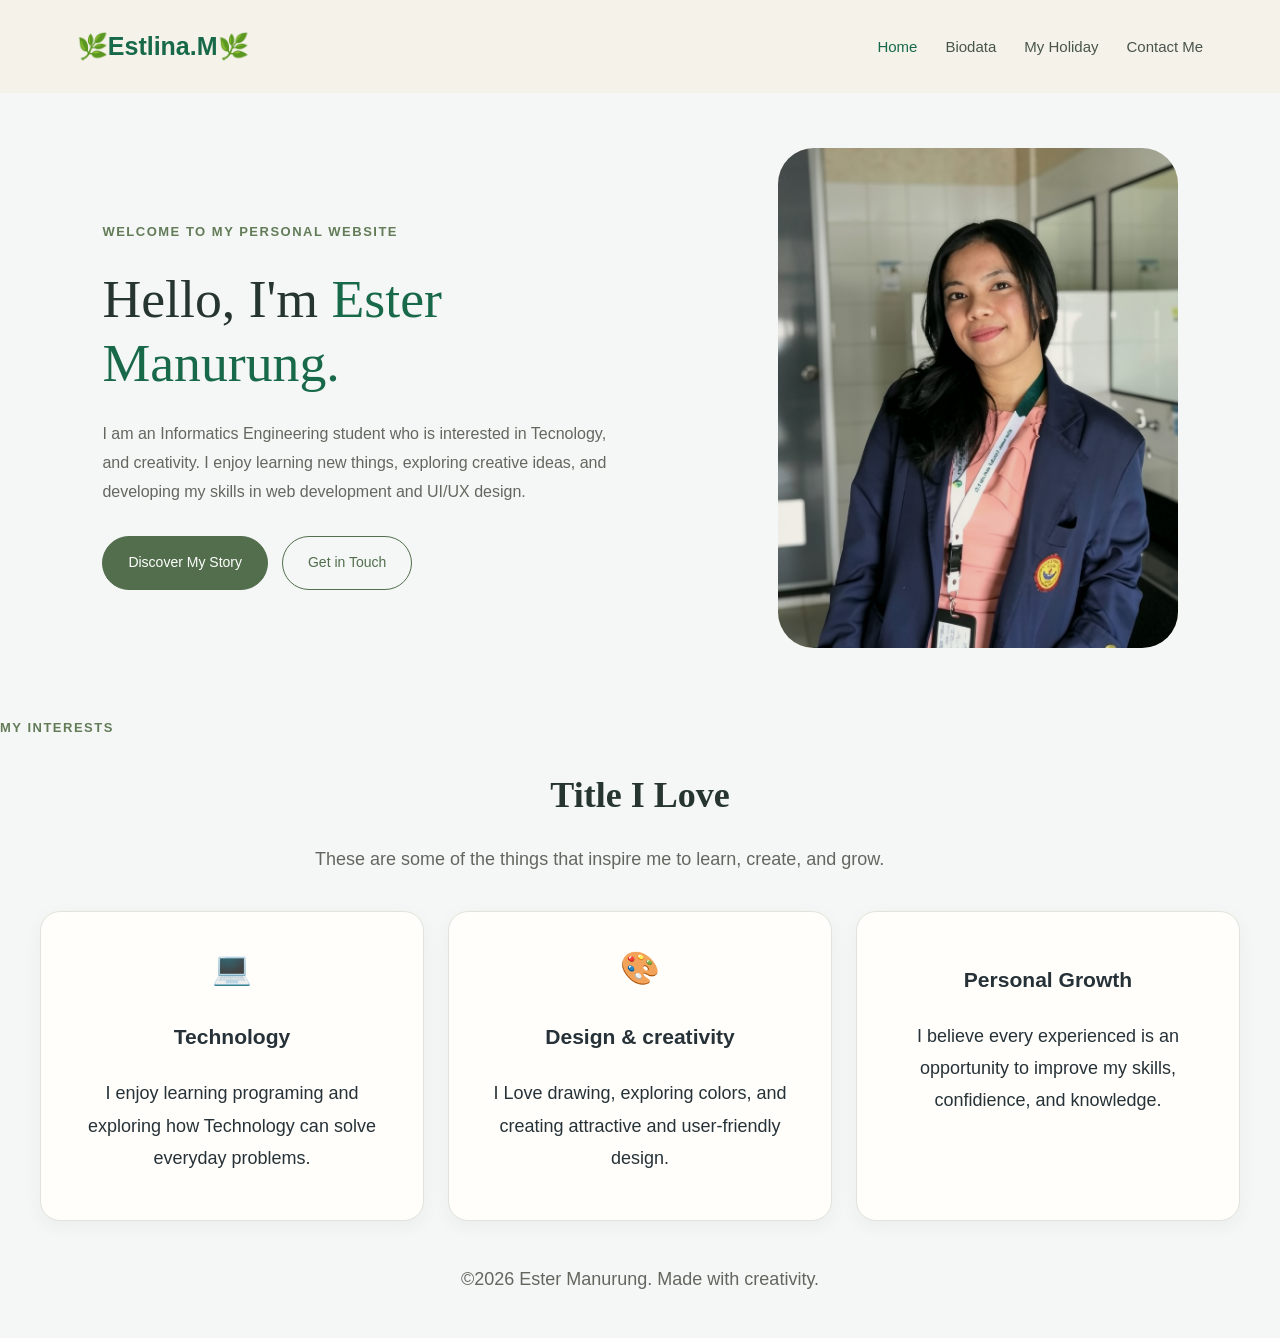
<file: Index.html>
<!DOCTYPE html>
<html>
    <head>
        <meta charset="UTF-8"> 
        <meta name="viewport" content="width=device-width, initial-scale=1.0"> 
        <title>Home | Ester Manurung Personal Website</title> 
        <link rel="stylesheet" href="style.css"> 

    </head>
    <body>

       
        <header>
            <a href="Index.html" class="logo">🌿Estlina.M🌿</a>
            <nav aria-label="Main navigation">
                <ul>
                    <li>
                        <a href="Index.html" class="active">Home</a>
                    
                    </li>
                    <li>
                        <a href="biodata.html">Biodata</a>
                    </li>
                    <li>
                        <a href="myHoliday.html">My Holiday</a>
                    </li>
                    <li>
                        <a href="contact.html">Contact Me</a>
                    </li>
                </ul>
                
            </nav>

        </header>

        <main>
            <section class="hero">
                <div class="hero-content">
                    <p class="eyebrow">WELCOME TO MY PERSONAL WEBSITE</p>
                    <h1>
                        Hello, I'm <span> Ester Manurung.</span>

                    </h1>

                    <p class="hero-description">
                        I am an Informatics Engineering student who is interested in Tecnology, and creativity.
                        I enjoy learning new things, exploring creative ideas,
                        and developing my skills in web development and UI/UX design.
                    </p>

                    <div class="hero-buttons">
                        <a href="biodata.html" class="btn btn-primary">
                            Discover My Story
                        </a>

                        <a href="contact.html" class="btn btn-secondary">
                            Get in Touch
                        </a>
                        
                    </div>
                </div>

                <div class="hero-image">
                    <img
                    src="Cuplikan layar 2026-10-16 091651.png"
                    alt="Portrait of Estlina Manurung"
                    width="500"
                    height="500">

                </div>


            </section>


            <section class="interests" aria-labelledby="interests-title">
                <p class="eyebrow"> MY INTERESTS</p>

                <h2 id="interests-title">Title I Love</h2>
                <p class="section-description">
                    These are some of the things that inspire me to learn,
                    create, and grow.
                </p>
                <div class="interest-grid">

            

                <article class="interest-card">
                    <div class="interest-icon" aria-hidden="true">
                       💻 
                    </div>

                    <h3>Technology</h3>
                    <p>
                        I enjoy learning programing and exploring how 
                        Technology can solve everyday problems.
                    </p>

                </article>

                <article class="interest-card">
                <div class="interest-icon" aria-hidden="true">
                      🎨  
                    </div>
                    <h3>Design & creativity</h3>
                    <p>
                        I Love drawing, exploring colors, and creating
                        attractive and user-friendly design.
                    </p>

</article>

        <article class="interest-card">
            <div class="interest-icon" aria-hidden="true">
            </div>
            <h3>Personal Growth</h3>
            <p>
                I believe every experienced is an opportunity 
                to improve my skills, confidience, and knowledge.
            </p>
        </article>
        </div>
            

            </section>
        </main>

        <footer>
            <p>&copy;2026 Ester Manurung. Made with creativity.</p>
        </footer>

       </body>
       </html>
</file>
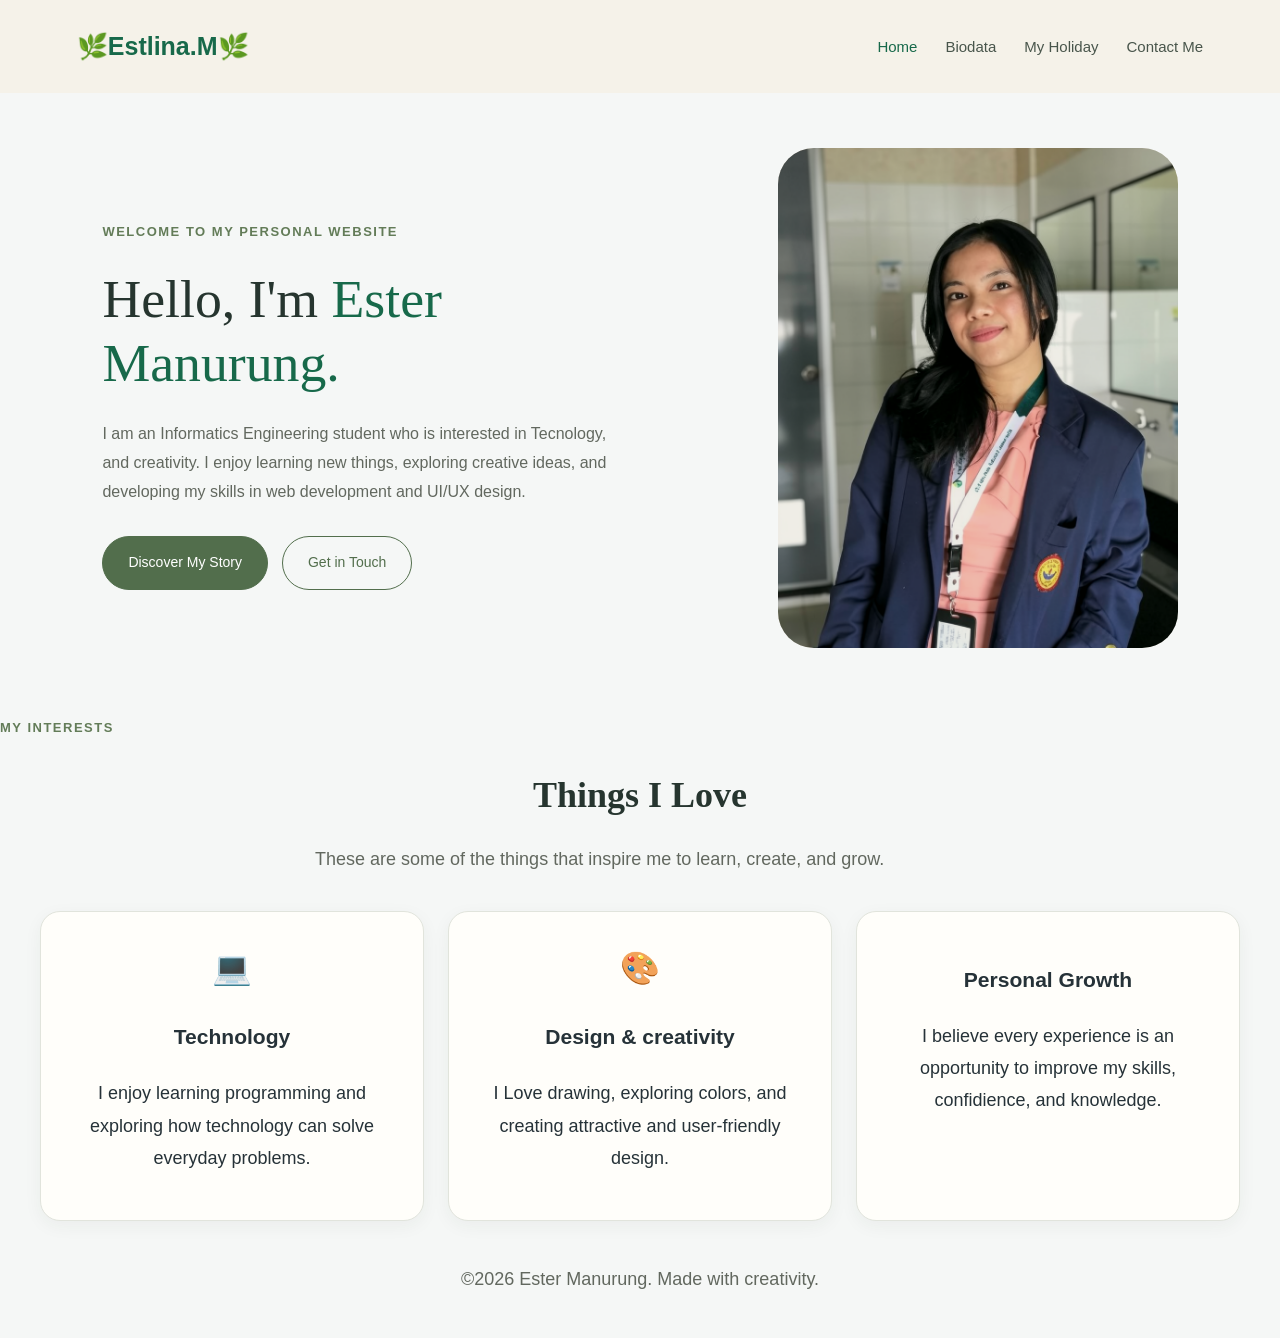
<file: index.html>
<!DOCTYPE html>
<html>
    <head>
        <meta charset="UTF-8"> 
        <meta name="viewport" content="width=device-width, initial-scale=1.0"> 
        <title>Home | Ester Manurung Personal Website</title> 
        <link rel="stylesheet" href="style.css"> 

    </head>
    <body>

       
        <header>
            <a href="Index.html" class="logo">🌿Estlina.M🌿</a>
            <nav aria-label="Main navigation">
                <ul>
                    <li>
                        <a href="Index.html" class="active">Home</a>
                    
                    </li>
                    <li>
                        <a href="biodata.html">Biodata</a>
                    </li>
                    <li>
                        <a href="myHoliday.html">My Holiday</a>
                    </li>
                    <li>
                        <a href="contact.html">Contact Me</a>
                    </li>
                </ul>
                
            </nav>

        </header>

        <main>
            <section class="hero">
                <div class="hero-content">
                    <p class="eyebrow">WELCOME TO MY PERSONAL WEBSITE</p>
                    <h1>
                        Hello, I'm <span> Ester Manurung.</span>

                    </h1>

                    <p class="hero-description">
                        I am an Informatics Engineering student who is interested in Tecnology, and creativity.
                        I enjoy learning new things, exploring creative ideas,
                        and developing my skills in web development and UI/UX design.
                    </p>

                    <div class="hero-buttons">
                        <a href="biodata.html" class="btn btn-primary">
                            Discover My Story
                        </a>

                        <a href="contact.html" class="btn btn-secondary">
                            Get in Touch
                        </a>
                        
                    </div>
                </div>

                <div class="hero-image">
                    <img
                    src="Cuplikan layar 2026-10-16 091651.png"
                    alt="Portrait of Estlina Manurung"
                    width="500"
                    height="500">

                </div>


            </section>


            <section class="interests" aria-labelledby="interests-title">
                <p class="eyebrow"> MY INTERESTS</p>

                <h2 id="interests-title">Things I Love</h2>
                <p class="section-description">
                    These are some of the things that inspire me to learn,
                    create, and grow.
                </p>
                <div class="interest-grid">

            

                <article class="interest-card">
                    <div class="interest-icon" aria-hidden="true">
                       💻 
                    </div>

                    <h3>Technology</h3>
                    <p>
                        I enjoy learning programming and exploring how 
                        technology can solve everyday problems.
                    </p>

                </article>

                <article class="interest-card">
                <div class="interest-icon" aria-hidden="true">
                      🎨  
                    </div>
                    <h3>Design & creativity</h3>
                    <p>
                        I Love drawing, exploring colors, and creating
                        attractive and user-friendly design.
                    </p>

</article>

        <article class="interest-card">
            <div class="interest-icon" aria-hidden="true">
            </div>
            <h3>Personal Growth</h3>
            <p>
                I believe every experience is an opportunity 
                to improve my skills, confidience, and knowledge.
            </p>
        </article>
        </div>
            

            </section>
        </main>

        <footer>
            <p>&copy;2026 Ester Manurung. Made with creativity.</p>
        </footer>

       </body>
       </html>
</file>
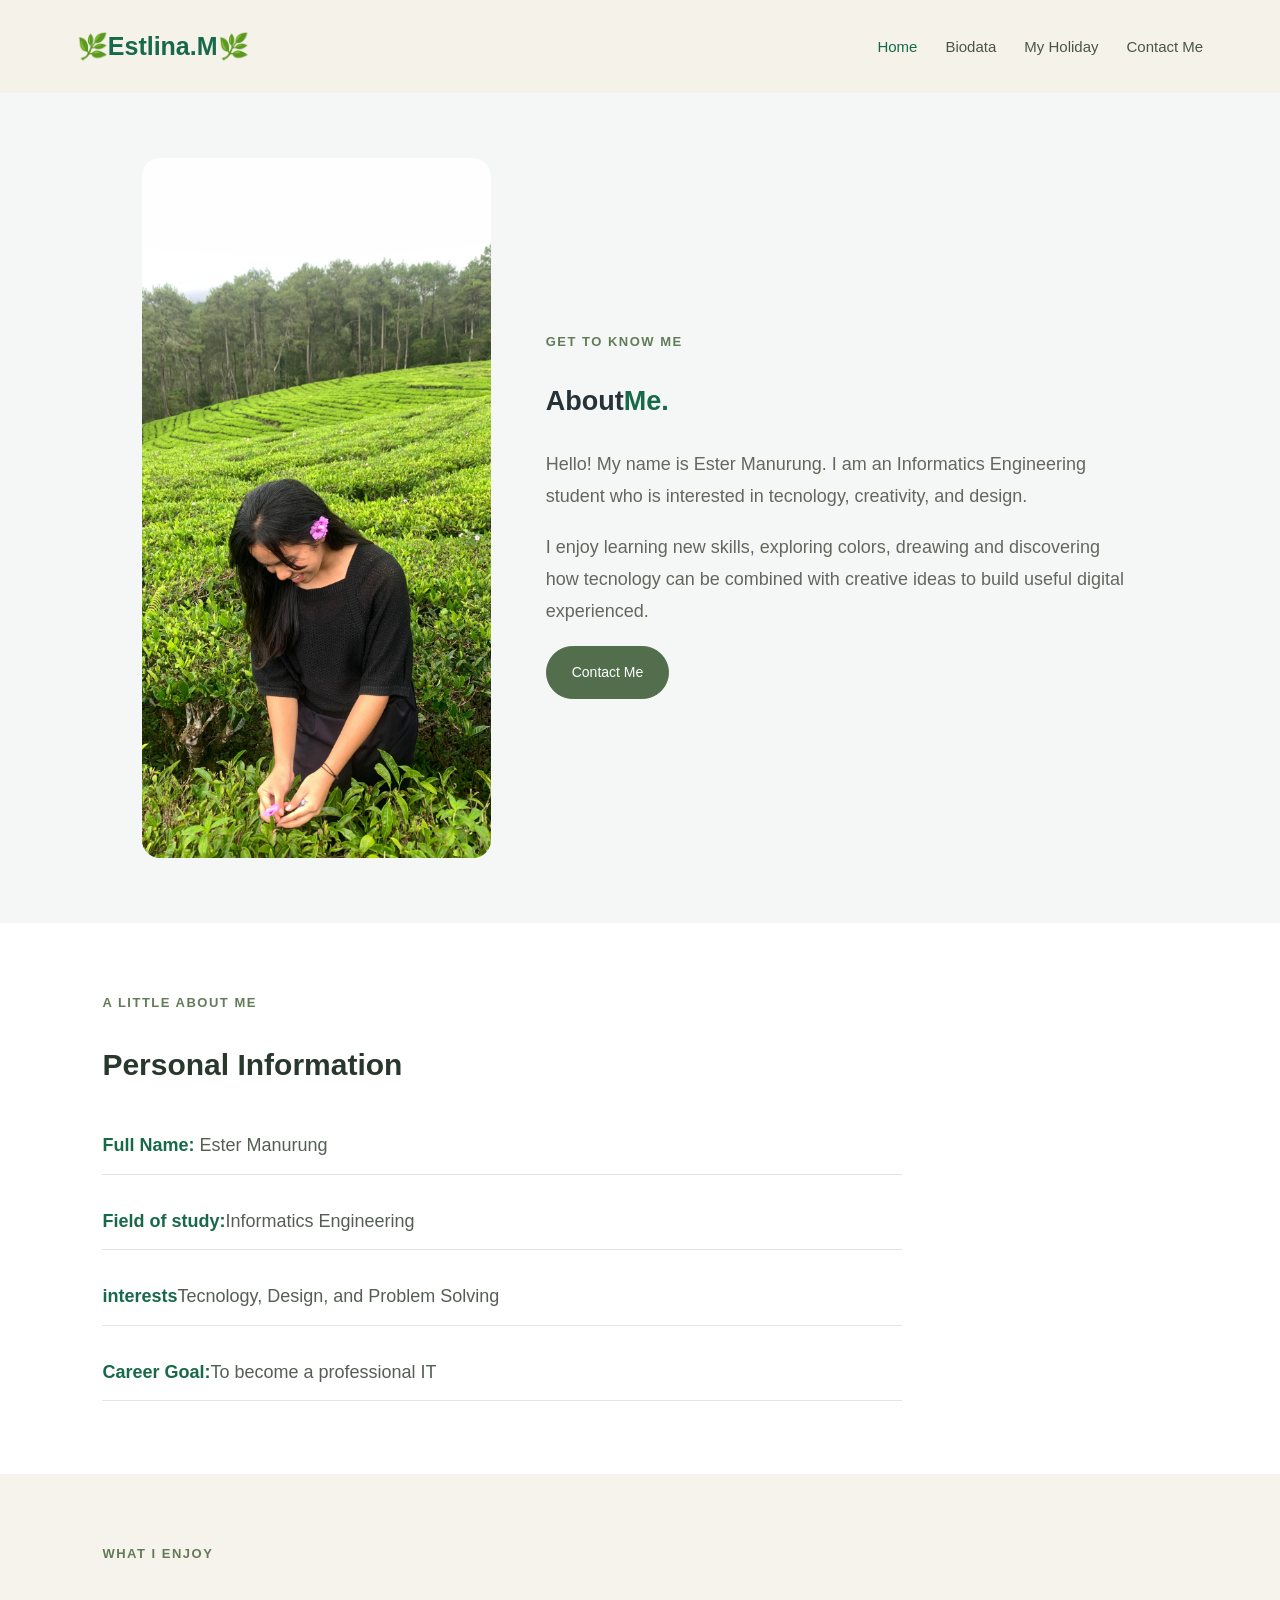
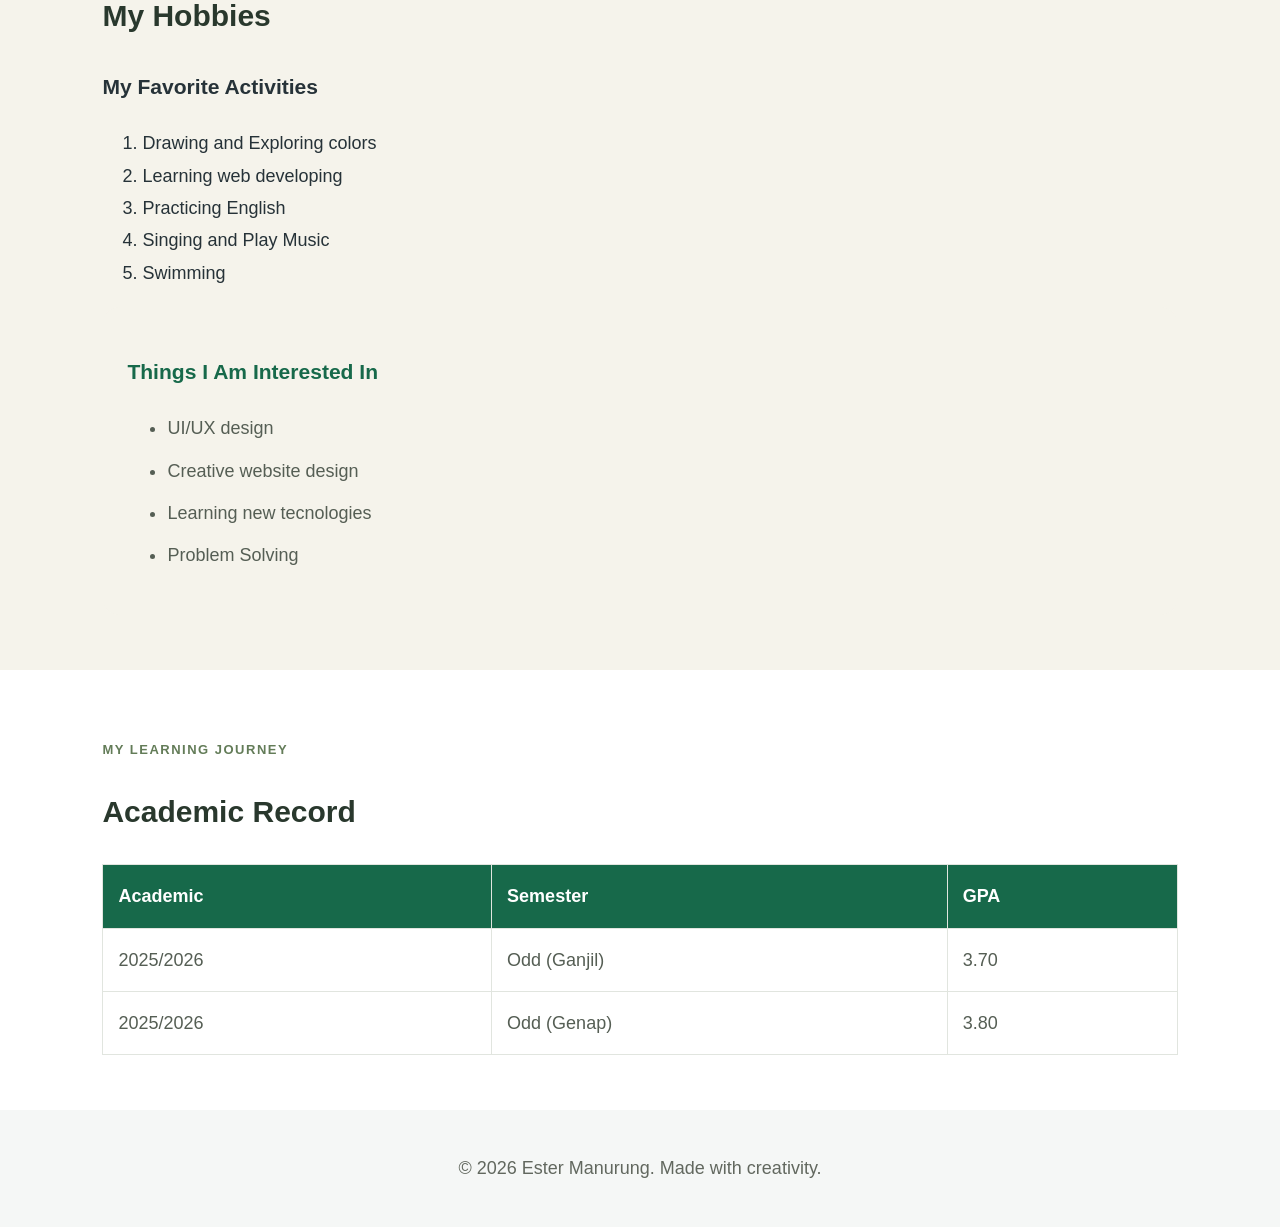
<file: biodata.html>
<!DOCTYPE html>
<html>
    <head>
        <meta charset="UTF-8"> 
        <meta name="viewport" content="width=device-width, initial-scale=1.0"> 
        <title>Biodata | Ester Manurung </title> 
        <link rel="stylesheet" href="style.css"> 

    </head>
    <body>

       
        <header>
            <a href="Index.html" class="logo">🌿Estlina.M🌿</a>
            <nav aria-label="Main navigation">
                <ul>
                    <li>
                        <a href="Index.html" class="active">Home</a>
                    
                    </li>
                    <li>
                        <a href="biodata.html">Biodata</a>
                    </li>
                    <li>
                        <a href="myHoliday.html">My Holiday</a>
                    </li>
                    <li>
                        <a href="contact.html">Contact Me</a>
                    </li>
                </ul>
                
            </nav>

        </header>

        <main>
            <section class="biodata-hero">
                
                <div class="biodata-photo">
                    <img
                        src="IMG-20260103-WA0266.jpg"
                        alt="Portrait of Ester Manurung"
                        width="500"
                        height="700">
                        
                        </div>


            <div class="biodata-intro">
                <p class="eyebrow"> GET TO KNOW ME</p>

                <h1>About<span>Me.</span></h1>
                <p>
                    Hello! My name is Ester Manurung. I am an
                    Informatics Engineering student who is interested
                    in tecnology, creativity, and design.

                </p>

                <p> I enjoy learning new skills, exploring colors, dreawing
                    and discovering how tecnology can be combined with creative
                    ideas to build useful digital experienced.
                </p>

                <a href="contact.html" class="btn btn-primary">
                    Contact Me
                </a>
                </div>
            </section>

            <section class="biodata-details">
                <p class="eyebrow">A LITTLE ABOUT ME</p>
                <h2>Personal Information</h2>
                <div class="biodata-info">
                    <p><strong>Full Name:</strong> Ester Manurung</p>
                    <p><strong>Field of study:</strong>Informatics Engineering</p>
                    <p><strong>interests</strong>Tecnology, Design, and Problem Solving</p>
                    <p><strong>Career Goal:</strong>To become a professional IT</p>
                </div>
            </section>
            <section class="biodata-details alt-bg">
                <p class="eyebrow">WHAT I ENJOY</p>
                <h2>My Hobbies</h2>

                <div class="hobby-colums">
                    <div clas="hobby-card">
                        <h3>My Favorite Activities</h3>
                        <ol>
                            <li>Drawing and Exploring colors</li>
                            <li>Learning web developing</li>
                            <li>Practicing English</li>
                            <li>Singing and Play Music</li>
                            <li>Swimming</li>
                        </ol>
                    </div>
                    <div class="hobby-card">
                        <h3>Things I Am Interested In</h3>
                        <ul>
                        <li>UI/UX design</li>
                        <li>Creative website design</li>
                        <li>Learning new tecnologies</li>
                        <li>Problem Solving</li>
                        </ul>
                    </div>
                </div>
            </section>
                

                <section class="biodata-details">
                    <p class="eyebrow"> MY LEARNING JOURNEY</p>
    
                    <h2>Academic Record</h2>

                <div class="table-wraper">
                    <table>
                        <thead>
                        <tr>
                            <th>Academic</th>
                            <th>Semester</th>
                            <th>GPA</th>
                        </tr>
                        </thead>
                        <tbody>
                            <tr>
                                <td>2025/2026</td>
                                <td>Odd (Ganjil)</td>
                                <td>3.70</td>
                            </tr>
                            <tr>
                                <td>2025/2026</td>
                                <td>Odd (Genap)</td>
                                <td>3.80</td>
                            </tr>
                        </tbody>
                    </table>
                </div>
                </section>
                </main>
                <footer>
                    <p>&copy; 2026 Ester Manurung. Made with creativity.</p>
                </footer>
                </body>
                </html>
</file>
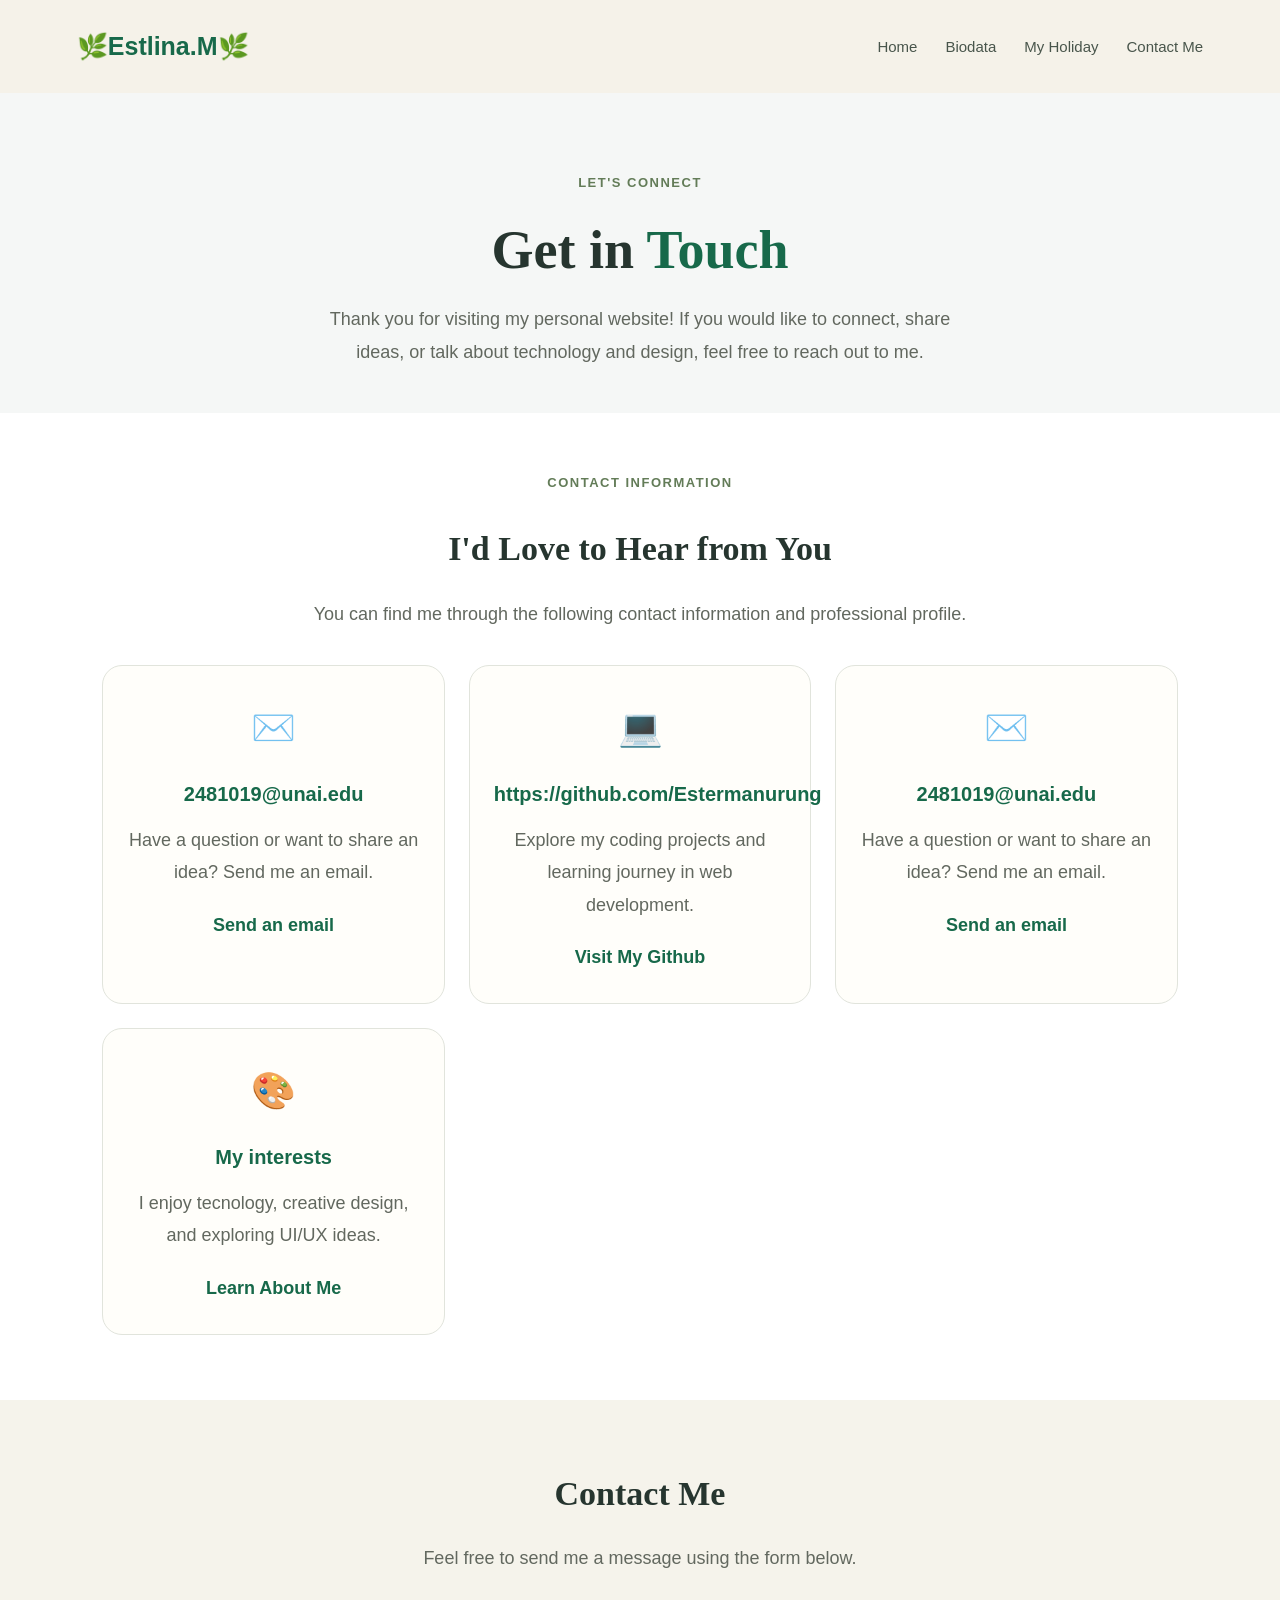
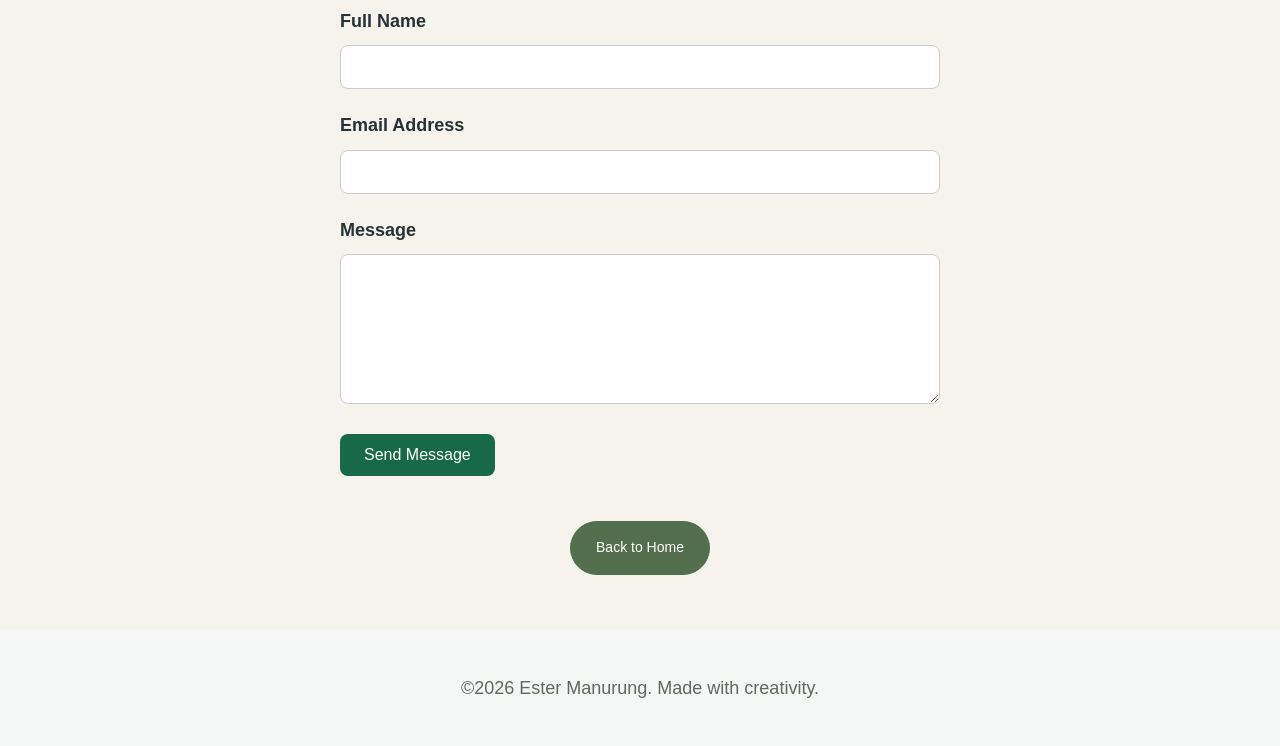
<file: contact.html>
<!DOCTYPE html>
<html lang="en">
<head>
    <meta charset="UTF-8">
    <meta name="viewport" content="width=device-width, initial-scale=1.0">
    <title>Contact Me | Ester Manurung</title>
    <link rel="stylesheet" href="style.css">
</head>
<body>

    <header>
        <a href="Index.html" class="logo">🌿Estlina.M🌿</a>
        <nav aria-label="Main navigation">
            <ul>
                <li><a href="Index.html">Home</a></li>
                <li>
                        <a href="biodata.html">Biodata</a>
                    </li>
                    <li>
                        <a href="myHoliday.html">My Holiday</a>
                    </li>
                    <li>
                        <a href="contact.html">Contact Me</a>
                    </li>
                </ul>
                
            </nav>

        </header>

        <main>
            <section class="contact-hero">
                
                    <p class="eyebrow">LET'S CONNECT</p>
                    <h1>
                        Get in <span> Touch</span>

                    </h1>

                    <p>
                       Thank you for visiting my personal website!
                If you would like to connect, share ideas,
                or talk about technology and design, feel free
                to reach out to me.
                    </p>
                    </section>
                    <section class="contact-section">
                        <div class="contact-heading">
                            
                        <p class="eyebrow">CONTACT INFORMATION

                        </p>
                        <h2>I'd Love to Hear from You</h2>

                        <p>
                            You can find me through the following
                            contact information and professional profile.
                        </p>
                        </div>


                        <div class="contact-grid">

                            <article class="contact-card">
                                <div class="contact-icon" aria-hidden="true">
                                   ✉️  
                                </div>
                                <h3>2481019@unai.edu</h3>
                                <p>
                                    Have a question or want to share an idea?
                                    Send me an email.
                                </p>
                                <a href="mailto:YOUR_EMAIL@example.com">
                                    Send an email
                                </a>
                                </article>

                                <article class="contact-card">
                                    <div class="contact-icon" aria-hidden="true">
                                       💻  
                                    </div>
                                    <h3>https://github.com/Estermanurung</h3>
                                    <p>
                                        Explore my coding projects and 
                                        learning journey in web development.
                                    </p>
                                    <a href="https://github.com/Estermanurung"
                                    target="_blank"
                                    rel="">
                                    Visit My Github
                                </a>

                                </article>

                                <article class="contact-card">
                                <div class="contact-icon" aria-hidden="true">
                                   ✉️  
                                </div>
                                <h3>2481019@unai.edu</h3>
                                <p>
                                    Have a question or want to share an idea?
                                    Send me an email.
                                </p>
                                <a href="mailto:YOUR_EMAIL@example.com">
                                    Send an email
                                </a>
                                </article>
                                
                            
                            <article class="contact-card">
                                <div class="contact-icon" aria-hidden="true">
                                     🎨
                                </div>
                                <h3>My interests</h3>
                                <p>
                                    I enjoy tecnology, creative design, and 
                                    exploring UI/UX ideas.
                                </p>
                                <a href="biodata.html">
                                    Learn About Me
                                </a>
                                </article>
                                </div>
                    </section>
                    <section class="contact-message" id="contact">
                        <h2>Contact Me</h2>
                        <p>
                           Feel free to send me a message using the form below.
                        </p>

                        <form action="#" method="post">
                            <div class="form-group">
                                <label for="fullname">
                                    Full Name

                                </label>
                                <input 
                                type="text"
                                id="fullname"
                                name="fullname"
                                minlength="3"
                                maxlength="50"
                                required>

                            </div>
                            <div class="form-group">
                                <label for ="email">
                                    Email Address
                                </label>
                                <input
                                type="email"
                                id="email"
                                name="email"
                                required>
                            </div>

                            <div class="form-group">
                                <label for="message">
                                    Message
                    
                                </label>
                                <textarea
                                id="message"
                                name="message"
                                minlength="10"
                                maxlength="500"
                                required>
                            </textarea>
                            </div>
                            <button type="submit">
                                Send Message
            
                            </button>
                        </form>
                        <a href="Index.html" class="btn btn-primary">
                            Back to Home
                        </a>
                    </section>

                            

                    </main>

                    
        <footer>
            <p>&copy;2026 Ester Manurung. Made with creativity.</p>
        </footer>

    
    
</body>
</html>
</file>
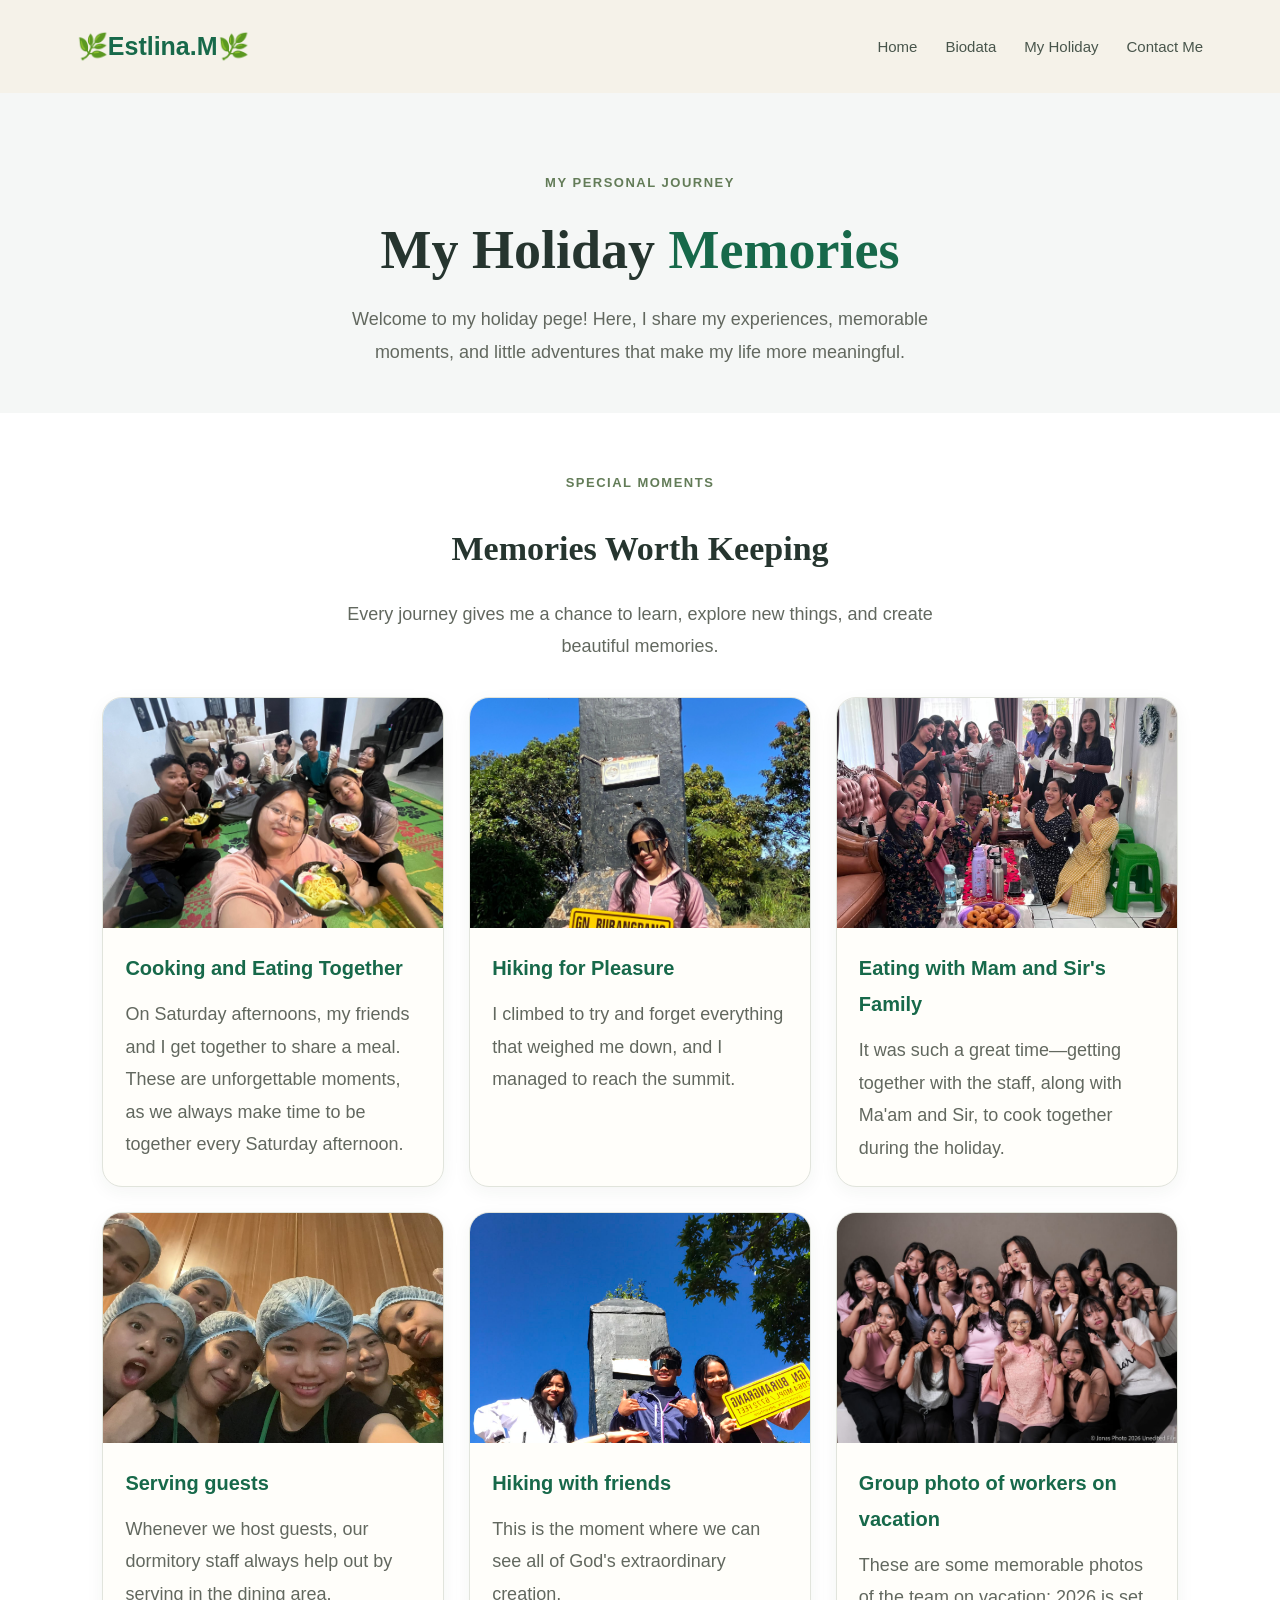
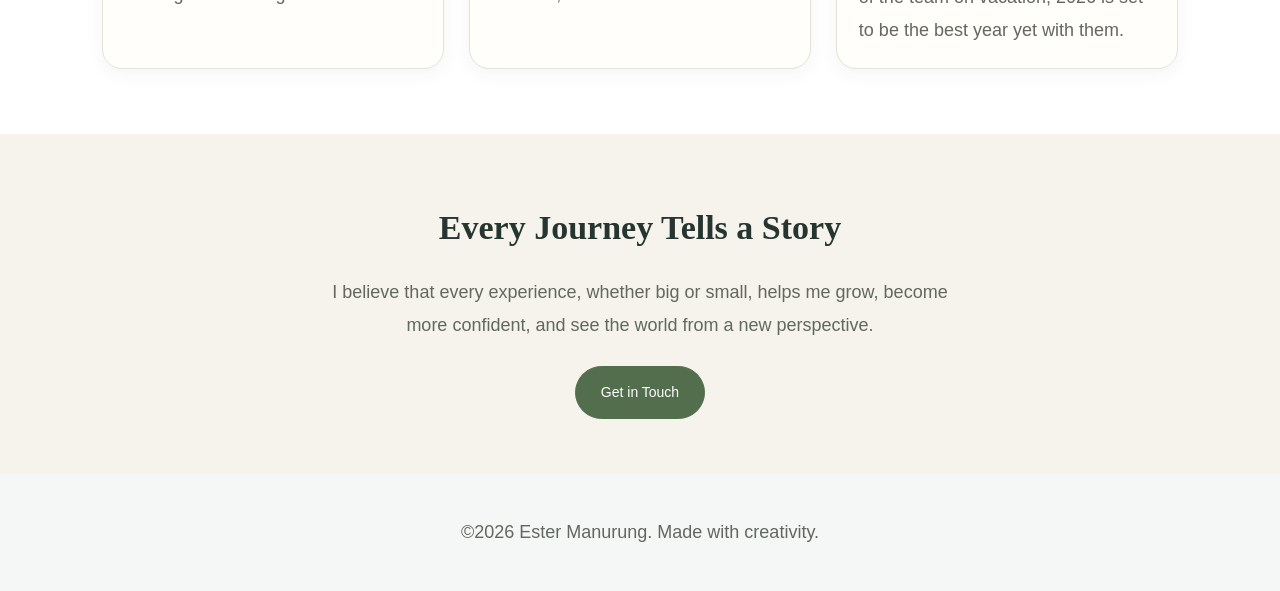
<file: myHoliday.html>
<!DOCTYPE html>
<html lang="en">
<head>
    <meta charset="UTF-8">
    <meta name="viewport" content="width=device-width, initial-scale=1.0">
    <title>My Holiday | Ester Manurung</title>
    <link rel="stylesheet" href="style.css">
</head>
<body>

    <header>
        <a href="Index.html" class="logo">🌿Estlina.M🌿</a>
        <nav aria-label="Main navigation">
            <ul>
                <li><a href="Index.html">Home</a></li>
                <li>
                        <a href="biodata.html">Biodata</a>
                    </li>
                    <li>
                        <a href="myHoliday.html">My Holiday</a>
                    </li>
                    <li>
                        <a href="contact.html">Contact Me</a>
                    </li>
                </ul>
                
            </nav>

        </header>

        <main>
            <section class="holiday-hero">
                
                    <p class="eyebrow">MY PERSONAL JOURNEY</p>
                    <h1>
                        My Holiday <span> Memories</span>

                    </h1>

                    <p>
                       Welcome to my holiday pege! Here, I share my experiences,
                       memorable moments, and little adventures that make my life more
                       meaningful.
                    </p>
                    </section>
                    <section class="holiday-content">
                        <p class="eyebrow">SPECIAL MOMENTS</p>
                        <h2>Memories Worth Keeping</h2>

                        <p class="section-description">
                            Every journey  gives me a chance to learn, 
                            explore new things, and create beautiful memories.
                        </p>
                        <div class="holiday-grid">
                            <article class="holiday-card">
                                <img
                                src="IMG-20260523-WA0023(1).jpg"
                                alt="A personal holiday memory"
                                loading="lazy">

                                <div class="holiday-card-content">
                                    <h3>Cooking and Eating Together</h3>
                                    <p>
                                        On Saturday afternoons, my friends and I get together
                                         to share a meal. These are unforgettable moments, 
                                         as we always make time to be together every Saturday
                                          afternoon.
                                    </p>
                                </div>
                            </article>

                            <article class="holiday-card">
                                <img
                                src="IMG_20260610_154344_174.webp"
                                alt="A personal moment during my journey"
                                loading="lazy">
                                <div class="holiday-card-content">
                                    <h3>Hiking for Pleasure</h3>
                                    <p>
                                        I climbed to try and forget
everything that weighed me down, and I managed to reach the summit.
                                    </p>
                                </div>
                            </article> 
                            
                            <article class="holiday-card">
                                <img
                                src="IMG-20260718-WA0045.jpg"
                                alt="A personal moment during my journey"
                                loading="lazy">
                                <div class="holiday-card-content">
                                    <h3>Eating with Mam and Sir's Family</h3>
                                    <p>
                                        It was such a great time—getting together with the staff, along with Ma'am and Sir, to cook together during the holiday.
                                    </p>
                        </div>

                </article>

                 <article class="holiday-card">
                                <img
                                src="IMG-20260627-WA0059~2.jpg"
                                alt="A personal moment during my journey"
                                loading="lazy">
                                <div class="holiday-card-content">
                                    <h3>Serving guests</h3>
                                    <p>
                                       Whenever we host guests, our dormitory staff always help out by serving in the dining area.
                                    </p>
                        </div>

                </article>

                <article class="holiday-card">
                                <img
                                src="IMG-20260609-WA0361.jpg"
                                alt="A personal moment during my journey"
                                loading="lazy">
                                <div class="holiday-card-content">
                                    <h3>Hiking with friends</h3>
                                    <p>
                                        This is the moment where we can see all of God's extraordinary creation,
                                    </p>
                        </div>

                </article>

                <article class="holiday-card">
                                <img
                                src="WhatsApp Image 2026-08-11 at 11.25.12.jpeg"
                                alt="A personal moment during my journey"
                                loading="lazy">
                                <div class="holiday-card-content">
                                    <h3>Group photo of workers on vacation</h3>
                                    <p>
                                       These are some memorable photos of the team on vacation; 2026 is set to be the best year yet with them.
                                    </p>
                        </div>

                </article>



                 </section>

                    

                    <section class="holiday-message">
                        <h2>Every Journey Tells a Story</h2>
                        <p>
                            I believe that every experience, whether big or small,
                            helps me grow, become more confident, and see the world 
                            from a new perspective.
                        </p>
                        <a href="contact.html" class="btn btn-primary">
                            Get in Touch
                        </a>
                    </section>
                    </main>

                    
        <footer>
            <p>&copy;2026 Ester Manurung. Made with creativity.</p>
        </footer>

    
    
</body>
</html>
</file>
<file: style.css>
/*
Definisikan Global Stling
*/

*{
    box-sizing: border-box;
}

body {
    margin: 0;
    font-family: Arial, Helvetica, sans-serif;
    font-size: 18px;
    line-height: 1.8;
    color: #263238;
    background-color: #f5f7f6;
}

header {
    display: flex;
    justify-content: space-between;
    align-items: center;
    gap: 24px;
    padding: 24px 6%;
    background-color: #f5f2e9;
}

.logo {
    color: #17694a;
    font-size: 25px;
    font-weight: 700;
    text-decoration: none;
    white-space: nowrap;
}

nav ul {
    display: flex;
    flex-wrap: wrap;
    align-items: center;
    justify-content: center;
    gap: 28px;
    margin: 0;
    padding: 0;
    list-style: none;
}
nav a {
    color: #48554b;
    text-decoration: none;
    font-size: 15px;
    font-weight: 500;
}

nav a:hover,
nav a.active {
    color: #17694a;
}

.hero {
    display: flex;
    align-items: center;
    justify-content: space-between;
    gap: 65px;
    max-width: 1440px;
    max-height: 650px;
    margin: 0 auto;
    padding: 55px 8%;
}

.hero-content {
    flex: 1;
    min-width: 0;
}

.eyebrow {
    margin-bottom: 24px;
    color: #637c58;
    font-size: 13px;
    font-weight: 700;
    letter-spacing: 1.5px;
}

.hero h1 {
    max-width: 580px;
    margin: 0 0 24px;
    color: #26352f;
    font-family: Georgia, 'Times New Roman', serif;
    font-size: clamp(38px, 4.2vw, 58px);
    font-weight: 500;
    line-height: 1.2;
}

.hero h1 span {
    color: #17694a;
}
.hero-description {
    max-width: 510px;
    margin-bottom: 30px;
    color: #62685f;
    font-size: 16px;
    line-height: 1.8;
}

.hero-buttons {
    display: flex;
    flex-wrap: wrap;
    gap: 14px;
}
.btn {
    display: inline-block;
    padding: 13px 25px;
    border: 1px solid #526e4c;
    border-radius: 30px;
    font-size: 14px;
    text-align: center;
    text-decoration: none;
    transition: background-color 0.2s ease;
}

.btn-primary {
    color: white;
    background-color: #526e4c;
}

.btn-primary:hover {
    background-color: #17694a;

}

.btn-secondary {
    color: #526e4c;
    background-color: transparent;
}

.btn-secondary:hover {
    background-color: #e8e5d9;
}

.hero-image {
    flex: 0 1 400px;
    min-width: 0;
    padding: 0;
    border-radius: 36px;
    background-color: #e9e1d4;
}
.hero-image img {
    display: block;
    width: 100%;
    aspect-ratio: 4 / 5;
    object-fit: cover;
    object-position: center;
    border-radius: 36px;

}

.interests h2 {
    margin: 0 0 15px;
    text-align: center;

}

.interests h2 {
    color: #26352f;
    font-family: Georgia, 'Times New Roman', serif;
    font-size: 36px;
}
.section-description {
    color: #62685f;
}

.interest-grid {
    display: grid;
    grid-template-columns: repeat(3, minmax(0, 1fr));
    gap: 24px;
    max-width: 1200px;
    margin: 35px auto 0;

}
.interest-card {
    min-width: 0;
    padding: 28px;
    border: 1px solid #e1e4dc;
    border-radius: 20px;
    background-color: #fffefa;
    text-align: center;
    box-shadow: 0 5px 18px rgba(38, 53, 47, 0.05);
}
.interest-icon {
    font-size: 32px;
}
footer {
    padding: 24px;
    color: #62685f;
    text-align: center;
}

@media (max-width: 768px) {
    header {
        flex-direction: column;
        padding: 22px 5%;
    }

    nav ul {
        gap: 12px 18px;
    }
    .hero {
        flex-direction: column;
        gap: 35px;
        min-height: auto;
        padding: 45px 7%;
    }
    .hero-content {
        width: 100%;
        text-align: center;
    }
    .hero-description {
        justify-content: center;
    }
    .hero-image {
        flex: none;
        width: min(100%, 350px);
    }
    .hero h1 {
        font-size: 40px;
    }
    .interests {
        padding: 45px 6%;
    }
}

/*CSS untuk Biodata*/

.biodata-hero {
    max-width: 1200px;
    margin: 0 auto;
    padding: 65px 8%;
    
    display: flex;
    flex-direction: row;
    align-items: center;
    gap: 55px;
}

.biodata-photo {
   flex: 0 0 35%;
}

.biodata-photo img {
    display: block;
    width: 100%;
    max-width: 350px;
    aspect-ratio: 3 / 4;
    object-fit: cover;
    object-position: center;
    border-radius: 18px;
}

.biodata-intro {
    flex: 1;
    min-height: 0;
}

.biodata-intro h1 {
   
    margin: 10px 0 22px;
}
.biodata-intro p {
    line-height: 1.8;
}

.biodata-intro h1 span {
    color: #17694a;
}

.biodata-intro p:not(.eyebrow) {
    color: #64675e;
    line-height: 1.8;
    margin-bottom: 18px;
}
.biodata-details {
    padding: 55px 8%;
    background-color: #ffffff;
}
.biodata-details.alt-bg {
    background-color: #f5f3eb;
}
.biodata-details h2 {
    color: #29382d;
    font-size: 30px;
    margin: 8px 0 25px;
}

.biodata-info {
    max-width: 800px;
}

.biodata-info p {
    padding: 12px 0;
    border-bottom: 1px solid #e3e5df;
    color: #555e54;
}
.biodata-info strong {
    color: #17694a;
}
.hobby-columns {
    display: grid;
    grid-template-columns: repeat(2, minmax(0, 1fr));
    gap: 24px;

}
.hobby-card {
    padding: 25px;
    background-color: #f5f3eb;
    border-radius: 18px;
}
.hobby-card h3 {
    color: #17694a;

}

.hobby-card li {
    margin-bottom: 10px;
    color: #555e54;
}

.table-wraper {
    width: 100%;
    overflow-x: auto;
}
.table-wraper table {
    width: 100%;
    border-collapse: collapse;
    background-color: #ffffff;
}
.table-wraper th,
.table-wraper td {
    padding: 15px;
    border: 1px solid #e1e5df;
    text-align: left;
}
.table-wraper th {
    background-color: #17694a;
    color: #ffffff;
}
.table-wraper td {
    color: #555e54;

}

@media (max-width: 768px) {
    .biodata-hero {
        flex-direction: column;
        text-align: center;
        padding: 40px 6%;
        gap: 30px;
    }
.biodata-photo img {
    max-width:  220px;
    margin: 0 auto;
}
.biodata-details {
    padding: 40px 7%;
}
.hobby-columns {
    grid-template-columns: 1fr;
}
}


/* CSS untuk My Holiday dan Contact */
/* Holiday Hero*/

.holiday-hero,
.contact-hero {
    max-width: 900px;
    margin: 0 auto;
    padding: 65px 8% 45px;
    text-align: center;
}

.holiday-hero h1,
.contact-hero h1 {
    margin: 10px 0 20px;
    color: #26352f;
    font-family: Georgia, 'Times New Roman', Times, serif;
    font-size: clamp(36px, 5vw, 54px);
    line-height: 1.2;
}

.holiday-hero h1 span,
.contact-hero h1 span {
    color: #17694a;
}

.holiday-hero > p:not(.eyebrow),
.contact-hero > p:not(.eyebrow) {
     max-width: 650px;
    margin: 0 auto;
    color: #62685f;
   line-height: 1.8;
}
.holiday-content {
    padding: 45px 8% 65px;
    background-color: #ffffff;
    text-align: center;
}
.holiday-content h2,
.contact-heading h2,
.holiday-message h2,
.contact-message h2 {
    margin: 8px 0 18px;
    color: #26352f;
    font-family: Georgia, 'Times New Roman', Times, serif;
    font-size: clamp(26px, 3vw, 34px);
}
.section-description {
    max-width: 650px;
    margin: 0 auto;
    color: #62685f;

}

.holiday-grid {
    display: grid;
    grid-template-columns: repeat(3, minmax(0, 1fr));
    gap: 25px;
    max-width: 1200px;
    margin: 35px auto 0;
    text-align: left;
}

.holiday-card {
    overflow: hidden;
    border: 1px solid #e1e4dc;
    border-radius: 20px;
    background-color: #fffefa;
    box-shadow: 0 5px 18px rgba(38, 53, 47, 0.05);
}

.holiday-card img {
    display: block;
    width: 100%;
    height: 230px;
    object-position: center;
    object-fit: cover;
}

.holiday-card-content {
    padding: 22px;
}

.holiday-card h3,
.contact-card h3 {
    margin: 0 0 12px;
    color: #17694a;
    font-size: 20px;
}

.holiday-card p,
.contact-card p {
    margin: 0;
    color: #62685f;
    line-height: 1.8;
}

.holiday-message,
.contact-message {
    padding: 55px 8%;
    text-align: center;
}

.holiday-message p,
.contact-message p {
    max-width: 650px;
    margin: 0 auto 25px;
    color: #62685f;
    line-height: 1.8;
}

/* Contact Cards */
.contact-section {
    padding: 45px 8% 65px;
    background-color: #ffffff;
}

.contact-heading {
    max-width: 700px;
    margin: 0 auto;
    text-align: center;
}

.contact-heading > p:last-child {
    color: #62685f;
    line-height: 1.8;
}

.contact-grid {
    display: grid;
    grid-template-columns: repeat(3, minmax(0, 1fr));
    gap: 24px;
    width: 100%;
    max-width: 1200px;
    margin: 35px auto 0;
    text-align: left;
}

.contact-card {
    padding: 30px 24px;
    border: 1px solid #e1e4dc;
    border-radius: 20px;
    background-color: #fffefa;
    text-align: center;
}

.contact-icon {
    margin-bottom: 15px;
    font-size: 36px;
}

.contact-card a {
    display: inline-block;
    margin-top: 20px;
    color: #17694a;
    font-weight: 700;
    text-decoration: none;
}

.contact-card a:hover {
    text-decoration: underline;
}

.holiday-message {
    background-color: #f5f3eb;
}

.contact-message {
    background-color: #f5f3eb;
}

/* Responsive */
@media (max-width: 768px) {
    .holiday-hero,
    .contact-hero {
        padding: 45px 7% 35px;
    }

    .holiday-content,
    .contact-section {
        padding: 40px 7%;
    }

    .holiday-grid,
    .contact-grid {
        grid-template-columns: 1fr;
        gap: 22px;
    }

    .holiday-card img {
        height: 250px;
    }

    .holiday-message,
    .contact-message {
        padding: 40px 7%;
    }
}

/* Contact Form*/
.contact-message form {
    max-width: 600px;
    margin: 30px auto;
    text-align: left;
}
.contact-message .form-group {
    margin-bottom: 20px;
}
.contact-message label {
    display: block;
    margin-bottom: 8px;
    font-weight: bold;
}
.contact-message input,
.contact-message textarea {
    width: 100%;
    padding: 12px;
    border: 1px solid #ccc;
    border-radius: 8px;
    font-family: inherit;
    font-size: 1rem;
    box-sizing: border-box;

}
.contact-message textarea {
    min-height: 150px;
    resize: vertical;
}
.contact-message button {
    padding: 12px 24px;
    background-color: #17694a;
    color: white;
    border: none;
    border-radius: 8px;
    font-size: 1rem;
    cursor: pointer;
}
.contact-message button:hover{
    background-color: #105238;
}
.contact-message .btn {
    display: inline-block;
    margin-top: 15px;
}
</file>
